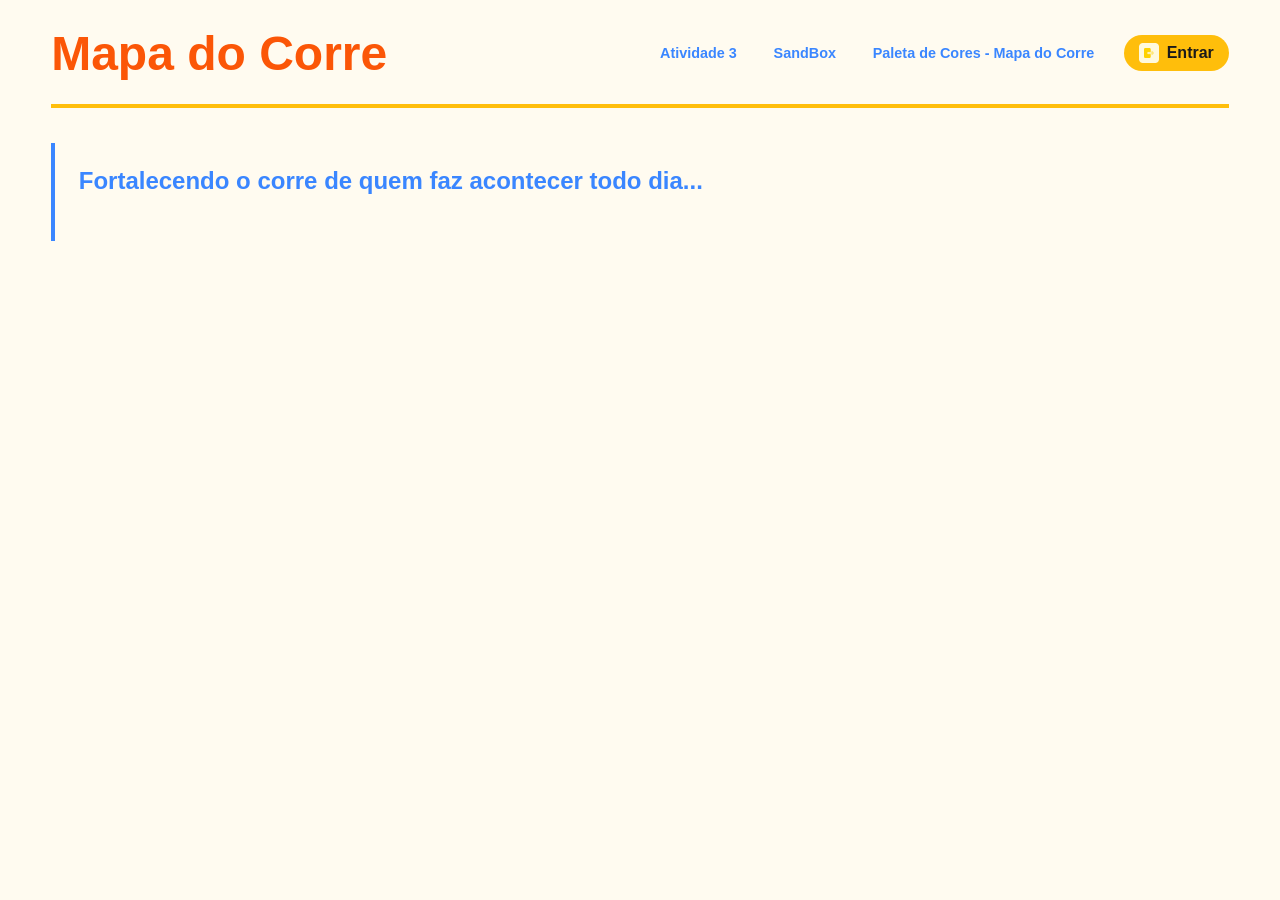
<file: index.html>
<!DOCTYPE html>
<html lang="pt_BR">
<head>
    <meta charset="UTF-8">
    <meta name="viewport" content="width=device-width, initial-scale=1.0">
    <title>Mapa do Corre</title>
    <link rel="icon" href="assets/img/favicon.png" type="image/png">
    <link rel="stylesheet" href="assets/css/style.css">
</head>
<body>
    <header>
        <h1>Mapa do Corre</h1>
        <div class="header-right">
            <nav id="menu">
                <ul>
                    <li><a target="_blank" href="http://127.0.0.1:5500/atividade-3.html" hreflang="pt_BR">
                    Atividade 3</a></li>
                    <li><a target="_blank" href="sandbox.html"> SandBox</a></li>
                    <li><a target="_blank" href="atividade-5.html">Paleta de Cores - Mapa do Corre</a></li>
                </ul>
            </nav>

            <a target="_blank" href="usuario/login/login.html" class="btn-login">
                <img src="/assets/img/entrar.png" alt="Login">
                <span>Entrar</span>
            </a>
        </div>
    </header>
    <section>
        <h2>Fortalecendo o corre de quem faz acontecer todo dia...</h2>
    </section>
</body>
</html>
</file>
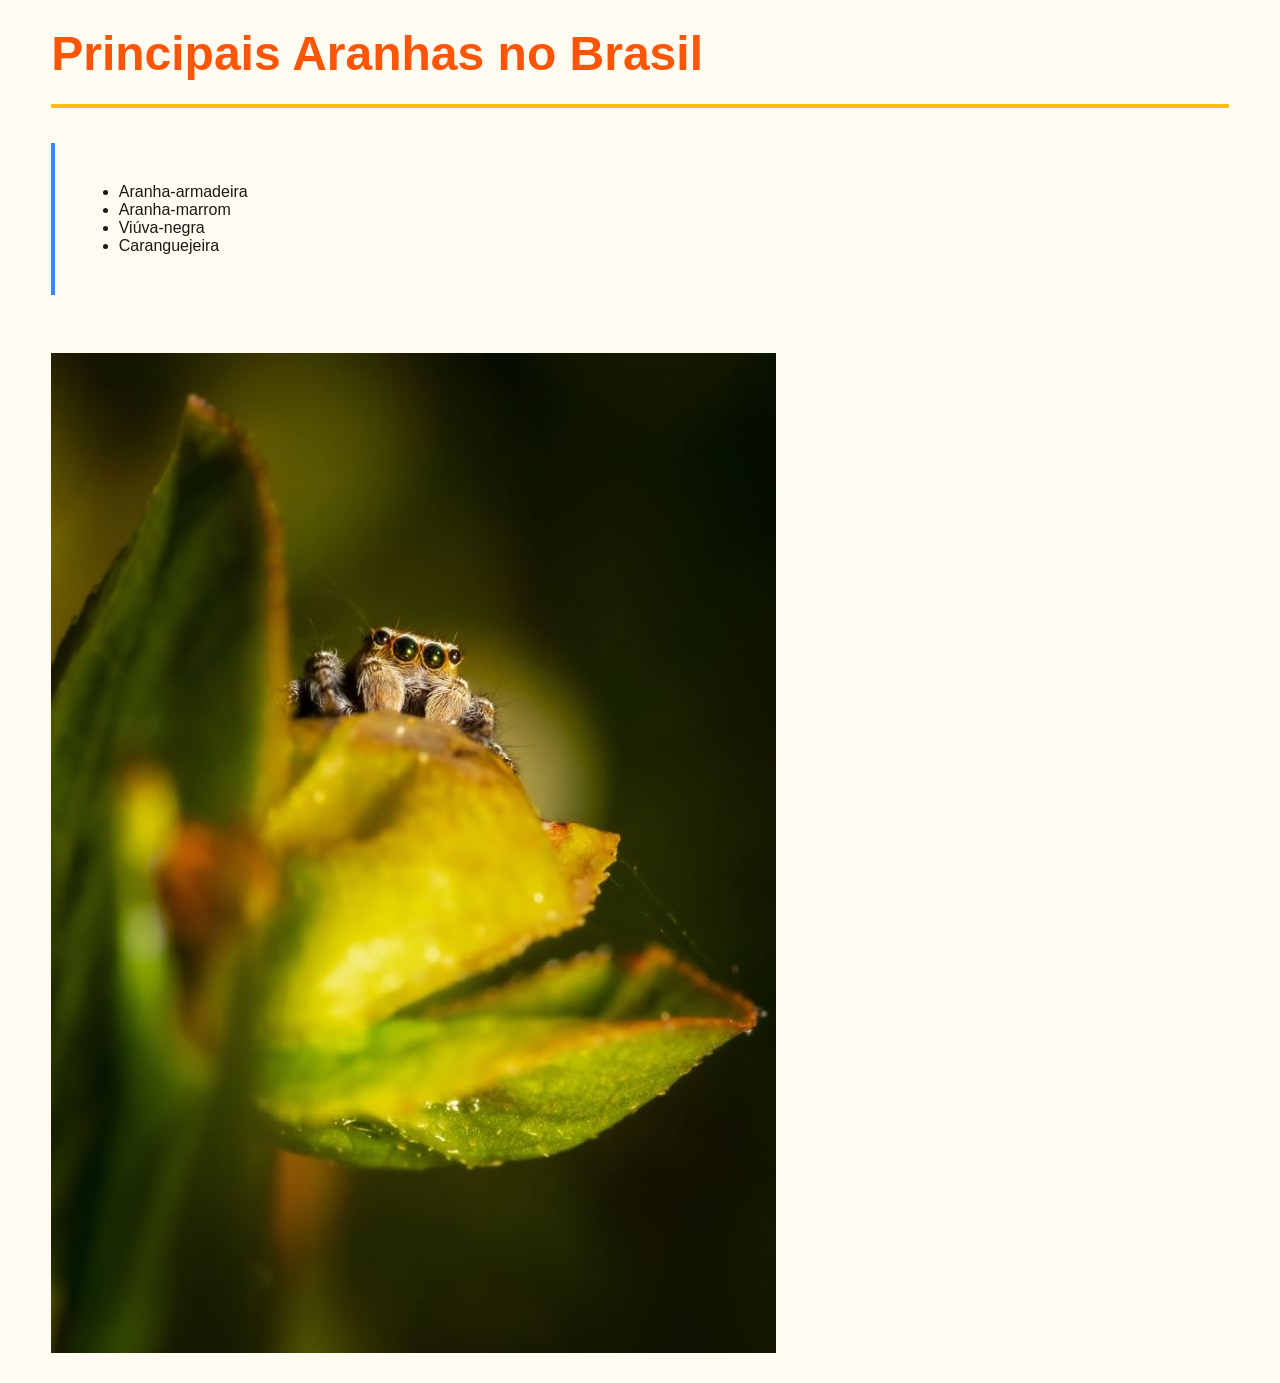
<file: atividade-3.html>
<!DOCTYPE html>
<html lang="en">
<head>
    <meta charset="UTF-8">
    <meta name="viewport" content="width=device-width, initial-scale=1.0">
    <title>Atividade 3</title>
    <link rel="icon" href="assets/img/favicon.png" type="image/png">
    <link rel="stylesheet" href="assets/css/style.css">
</head>
<body>
    <header>
        <h1>Principais Aranhas no Brasil</h1>
    </header>
    <main>
        <section>
            <ul>
                <li>Aranha-armadeira</li>
                <li>Aranha-marrom</li>
                <li>Viúva-negra</li>
                <li>Caranguejeira</li>
            </ul>
        </section>
        <picture>
            <source media="(max-width: 300px)" srcset="infraestructure/assets/images/aranha.jpg" type="image/jpeg">
            <img src="assets/img/aranha.jpg" alt="Aranha">
        </picture>
    </main>
</body>
</html>
</file>
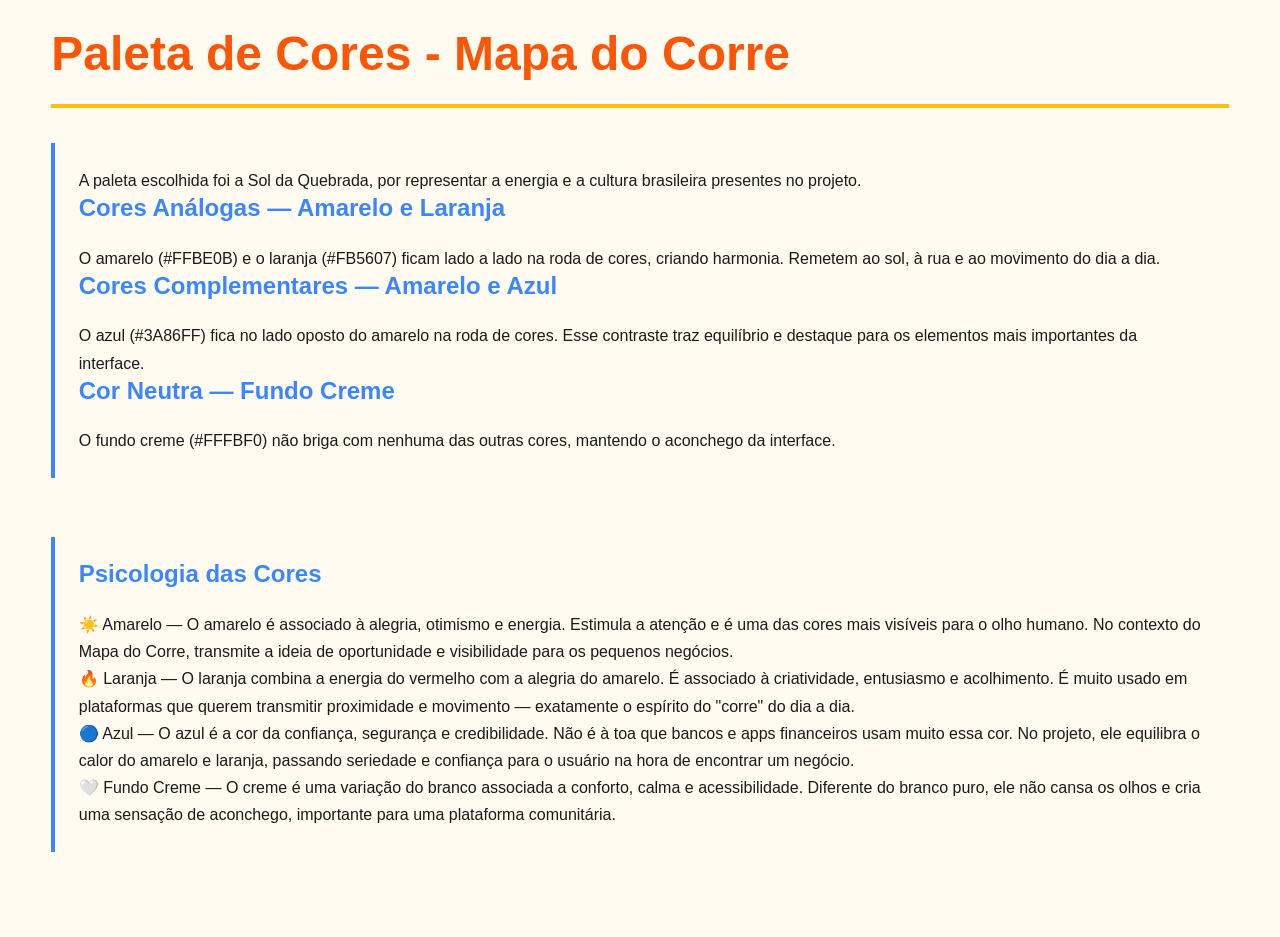
<file: atividade-5.html>
<!DOCTYPE html>
<html lang="pt_BR">
<head>
    <meta charset="UTF-8">
    <meta name="viewport" content="width=device-width, initial-scale=1.0">
    <title>Paleta de Cores - Mapa do Corre</title>
    <link rel="stylesheet" href="assets/css/style.css">
    <link rel="icon" href="assets/img/favicon.png" type="image/png">
</head>
<body>
    <header>
        <h1>Paleta de Cores - Mapa do Corre</h1>
    </header>
    <main>
        <section>
            <p>A paleta escolhida foi a Sol da Quebrada, por representar a energia e a cultura brasileira presentes no projeto.</p>

            <h2>Cores Análogas — Amarelo e Laranja</h2>
            <p>O amarelo (#FFBE0B) e o laranja (#FB5607) ficam lado a lado na roda de cores, criando harmonia. Remetem ao sol, à rua e ao movimento do dia a dia.</p>

            <h2>Cores Complementares — Amarelo e Azul</h2>
            <p>O azul (#3A86FF) fica no lado oposto do amarelo na roda de cores. Esse contraste traz equilíbrio e destaque para os elementos mais importantes da interface.</p>

            <h2>Cor Neutra — Fundo Creme</h2>
            <p>O fundo creme (#FFFBF0) não briga com nenhuma das outras cores, mantendo o aconchego da interface.</p>
        </section>
        
        <section>
            <h2>Psicologia das Cores</h2>
            <p>☀️ Amarelo —  O amarelo é associado à alegria, otimismo e energia. Estimula a atenção e é uma das cores mais visíveis para o olho humano. No contexto do Mapa do Corre, transmite a ideia de oportunidade e visibilidade para os pequenos negócios. </p>
            <p>🔥 Laranja — O laranja combina a energia do vermelho com a alegria do amarelo. É associado à criatividade, entusiasmo e acolhimento. É muito usado em plataformas que querem transmitir proximidade e movimento — exatamente o espírito do "corre" do dia a dia.</p>
            <p>🔵 Azul — O azul é a cor da confiança, segurança e credibilidade. Não é à toa que bancos e apps financeiros usam muito essa cor. No projeto, ele equilibra o calor do amarelo e laranja, passando seriedade e confiança para o usuário na hora de encontrar um negócio.</p>
            <p>🤍 Fundo Creme — O creme é uma variação do branco associada a conforto, calma e acessibilidade. Diferente do branco puro, ele não cansa os olhos e cria uma sensação de aconchego, importante para uma plataforma comunitária.</p>
        </section>
    </main>
</body>
</html>
</file>
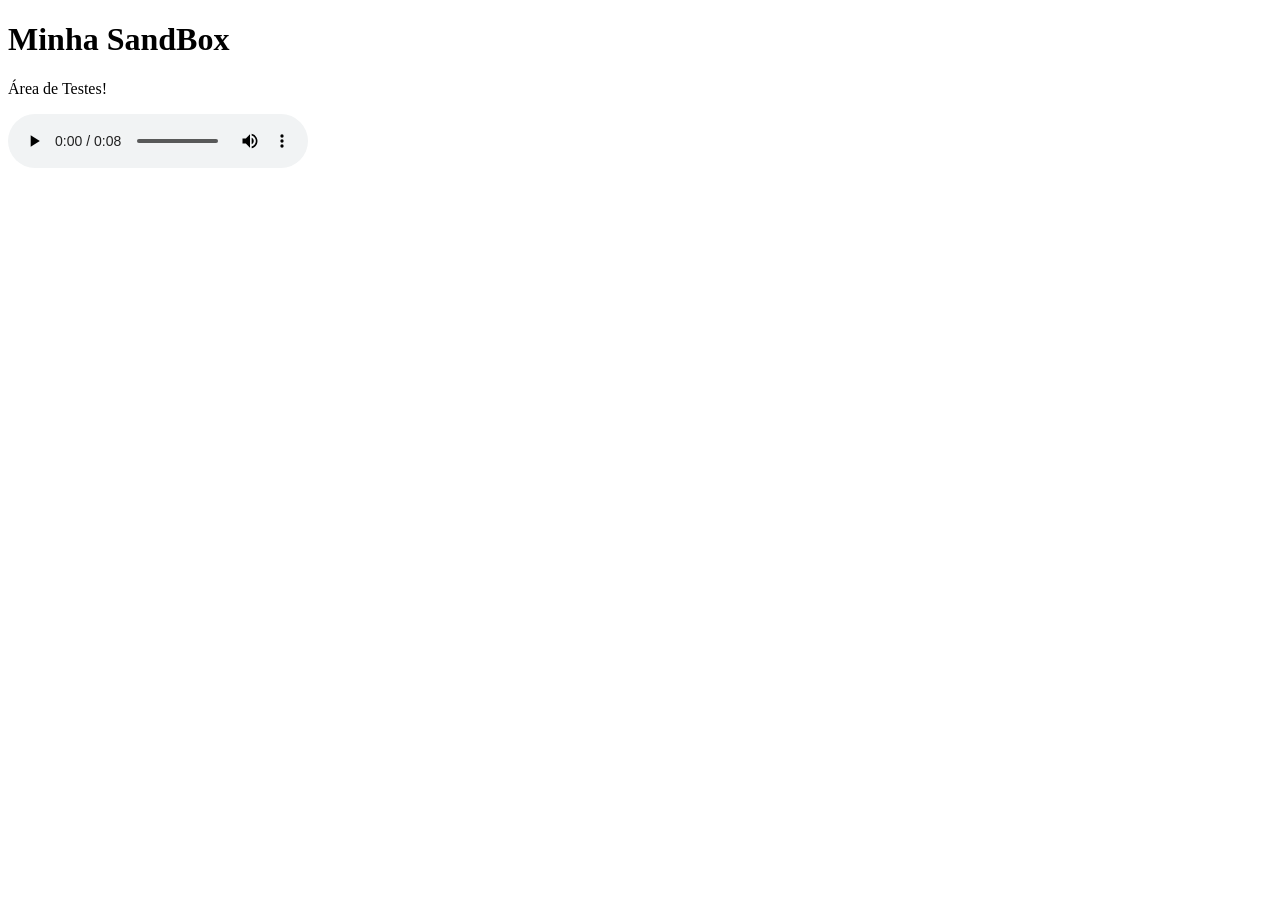
<file: sandbox.html>
<!DOCTYPE html>
<html lang="en">
<head>
    <meta charset="UTF-8">
    <meta name="viewport" content="width=device-width, initial-scale=1.0">
    <title>SandBox</title>
    <link rel="icon" href="assets/img/favicon.png" type="image/png">
</head>
<body>
    <h1>Minha SandBox</h1>
    <p>Área de Testes!</p>
    
    <audio preload="metadata" controls autoplay loop>
        <source src="assets/midia/HELLO MOTO ESTOURADO - QuickSounds.com.mp3" type="audio/mpeg">
    </audio>
    <br>
    <iframe width="560" height="315" src="https://www.youtube.com/embed/yFpoG_htum4?si=CCXeDsSn3BUHdo9B" title="YouTube video player" frameborder="0" allow="accelerometer; autoplay; clipboard-write; encrypted-media; gyroscope; picture-in-picture; web-share" referrerpolicy="strict-origin-when-cross-origin" allowfullscreen></iframe>
</body>
</html>
</file>
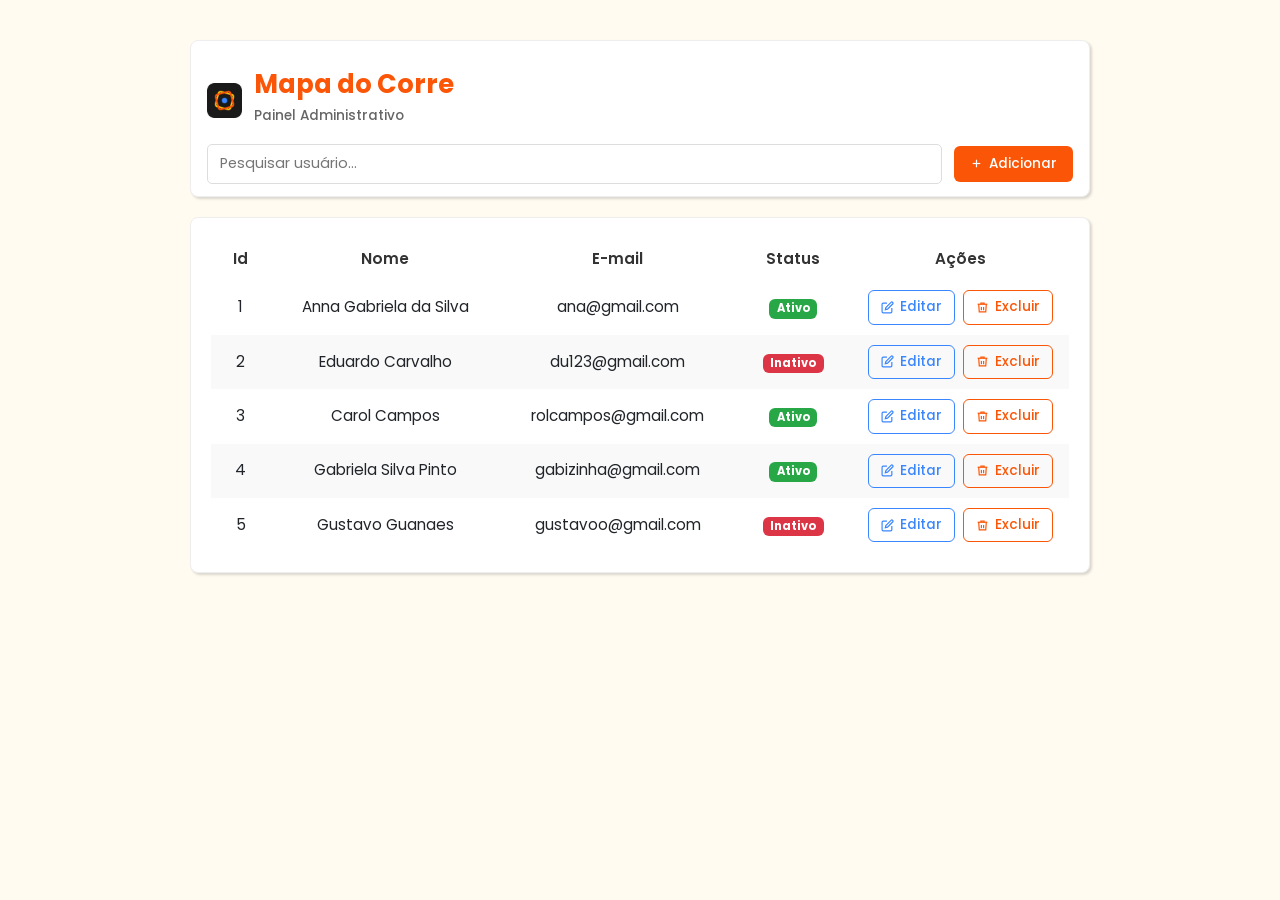
<file: usuario/dashboard/painel.html>
<!DOCTYPE html>
<html lang="pt-br">

<head>
    <meta charset="UTF-8">
    <meta name="viewport" content="width=device-width, initial-scale=1.0">
    <title>Painel Administrativo</title>
    <link rel="icon" href="/assets/img/favicon.png" type="image/png">

    <link rel="stylesheet" href="https://cdn.jsdelivr.net/npm/bootstrap@5.3.3/dist/css/bootstrap.min.css">

    <link rel="stylesheet" href="painel.css">
</head>

<body>
    <div class="wrapper">
        <header>
            <div class="header-titulo">
                <div class="logo-area">
                    <img src="/assets/img/favicon.png" alt="Logo">
                    <div class="textos">
                        <h1 class="titulo">Mapa do Corre</h1>
                        <p class="subtitulo h2">Painel Administrativo</p>
                    </div>
                </div>
            </div>
            <div class="top-bar">
                <input type="text" class="pesquisa" placeholder="Pesquisar usuário...">
                <button class="btn-adicionar">
                    <svg viewBox="0 0 24 24" fill="none" stroke="currentColor" stroke-width="2.2" width="14"
                        height="14">
                        <line x1="12" y1="5" x2="12" y2="19" />
                        <line x1="5" y1="12" x2="19" y2="12" />
                    </svg>
                    Adicionar
                </button>
            </div>
        </header>
        <main>
            <div class="container">
                <table>
                    <thead class="table-dark">
                        <tr>
                            <th>Id</th>
                            <th>Nome</th>
                            <th>E-mail</th>
                            <th>Status</th>
                            <th>Ações</th>
                        </tr>
                    </thead>

                    <tbody>
                        <tr>
                            <td>1</td>
                            <td>Anna Gabriela da Silva</td>
                            <td>ana@gmail.com</td>
                            <td><span class="badge bg-sucess">Ativo</span></td>

                            <td>
                                <div class="acoes">
                                    <button class="btn editar">
                                        <svg viewBox="0 0 24 24" fill="none" stroke="currentColor" stroke-width="2.2"
                                            width="13" height="13">
                                            <path d="M11 4H4a2 2 0 0 0-2 2v14a2 2 0 0 0 2 2h14a2 2 0 0 0 2-2v-7" />
                                            <path d="M18.5 2.5a2.121 2.121 0 0 1 3 3L12 15l-4 1 1-4 9.5-9.5z" />
                                        </svg>
                                        Editar
                                    </button>
                                    <button class="btn excluir">
                                        <svg viewBox="0 0 24 24" fill="none" stroke="currentColor" stroke-width="2.2"
                                            width="13" height="13">
                                            <polyline points="3 6 5 6 21 6" />
                                            <path d="M19 6l-1 14H6L5 6" />
                                            <path d="M10 11v6" />
                                            <path d="M14 11v6" />
                                            <path d="M9 6V4h6v2" />
                                        </svg>
                                        Excluir
                                    </button>
                                </div>
                            </td>
                        </tr>

                        <tr>
                            <td>2</td>
                            <td>Eduardo Carvalho</td>
                            <td>du123@gmail.com</td>
                            <td><span class="badge bg-danger">Inativo</span></td>

                            <td>
                                <div class="acoes">
                                    <button class="btn editar">
                                        <svg viewBox="0 0 24 24" fill="none" stroke="currentColor" stroke-width="2.2"
                                            width="13" height="13">
                                            <path d="M11 4H4a2 2 0 0 0-2 2v14a2 2 0 0 0 2 2h14a2 2 0 0 0 2-2v-7" />
                                            <path d="M18.5 2.5a2.121 2.121 0 0 1 3 3L12 15l-4 1 1-4 9.5-9.5z" />
                                        </svg>
                                        Editar
                                    </button>
                                    <button class="btn excluir">
                                        <svg viewBox="0 0 24 24" fill="none" stroke="currentColor" stroke-width="2.2"
                                            width="13" height="13">
                                            <polyline points="3 6 5 6 21 6" />
                                            <path d="M19 6l-1 14H6L5 6" />
                                            <path d="M10 11v6" />
                                            <path d="M14 11v6" />
                                            <path d="M9 6V4h6v2" />
                                        </svg>
                                        Excluir
                                    </button>
                                </div>
                            </td>
                        </tr>

                        <tr>
                            <td>3</td>
                            <td>Carol Campos</td>
                            <td>rolcampos@gmail.com</td>
                            <td><span class="badge bg-sucess">Ativo</span></td>

                            <td>
                                <div class="acoes">
                                    <button class="btn editar">
                                        <svg viewBox="0 0 24 24" fill="none" stroke="currentColor" stroke-width="2.2"
                                            width="13" height="13">
                                            <path d="M11 4H4a2 2 0 0 0-2 2v14a2 2 0 0 0 2 2h14a2 2 0 0 0 2-2v-7" />
                                            <path d="M18.5 2.5a2.121 2.121 0 0 1 3 3L12 15l-4 1 1-4 9.5-9.5z" />
                                        </svg>
                                        Editar
                                    </button>
                                    <button class="btn excluir">
                                        <svg viewBox="0 0 24 24" fill="none" stroke="currentColor" stroke-width="2.2"
                                            width="13" height="13">
                                            <polyline points="3 6 5 6 21 6" />
                                            <path d="M19 6l-1 14H6L5 6" />
                                            <path d="M10 11v6" />
                                            <path d="M14 11v6" />
                                            <path d="M9 6V4h6v2" />
                                        </svg>
                                        Excluir
                                    </button>
                                </div>
                            </td>
                        </tr>

                        <tr>
                            <td>4</td>
                            <td>Gabriela Silva Pinto</td>
                            <td>gabizinha@gmail.com</td>
                            <td><span class="badge bg-sucess">Ativo</span></td>

                            <td>
                                <div class="acoes">
                                    <button class="btn editar">
                                        <svg viewBox="0 0 24 24" fill="none" stroke="currentColor" stroke-width="2.2"
                                            width="13" height="13">
                                            <path d="M11 4H4a2 2 0 0 0-2 2v14a2 2 0 0 0 2 2h14a2 2 0 0 0 2-2v-7" />
                                            <path d="M18.5 2.5a2.121 2.121 0 0 1 3 3L12 15l-4 1 1-4 9.5-9.5z" />
                                        </svg>
                                        Editar
                                    </button>
                                    <button class="btn excluir">
                                        <svg viewBox="0 0 24 24" fill="none" stroke="currentColor" stroke-width="2.2"
                                            width="13" height="13">
                                            <polyline points="3 6 5 6 21 6" />
                                            <path d="M19 6l-1 14H6L5 6" />
                                            <path d="M10 11v6" />
                                            <path d="M14 11v6" />
                                            <path d="M9 6V4h6v2" />
                                        </svg>
                                        Excluir
                                    </button>
                                </div>
                            </td>
                        </tr>

                        <tr>
                            <td>5</td>
                            <td>Gustavo Guanaes</td>
                            <td>gustavoo@gmail.com</td>
                            <td><span class="badge bg-danger">Inativo</span></td>

                            <td>
                                <div class="acoes">
                                    <button class="btn editar">
                                        <svg viewBox="0 0 24 24" fill="none" stroke="currentColor" stroke-width="2.2"
                                            width="13" height="13">
                                            <path d="M11 4H4a2 2 0 0 0-2 2v14a2 2 0 0 0 2 2h14a2 2 0 0 0 2-2v-7" />
                                            <path d="M18.5 2.5a2.121 2.121 0 0 1 3 3L12 15l-4 1 1-4 9.5-9.5z" />
                                        </svg>
                                        Editar
                                    </button>
                                    <button class="btn excluir">
                                        <svg viewBox="0 0 24 24" fill="none" stroke="currentColor" stroke-width="2.2"
                                            width="13" height="13">
                                            <polyline points="3 6 5 6 21 6" />
                                            <path d="M19 6l-1 14H6L5 6" />
                                            <path d="M10 11v6" />
                                            <path d="M14 11v6" />
                                            <path d="M9 6V4h6v2" />
                                        </svg>
                                        Excluir
                                    </button>
                                </div>
                            </td>
                        </tr>
                    </tbody>
                </table>
            </div>
        </main>
    </div>
    <script src="https://cdn.jsdelivr.net/npm/bootstrap@5.3.3/dist/js/bootstrap.bundle.min.js"></script>
</body>

</html>
</file>
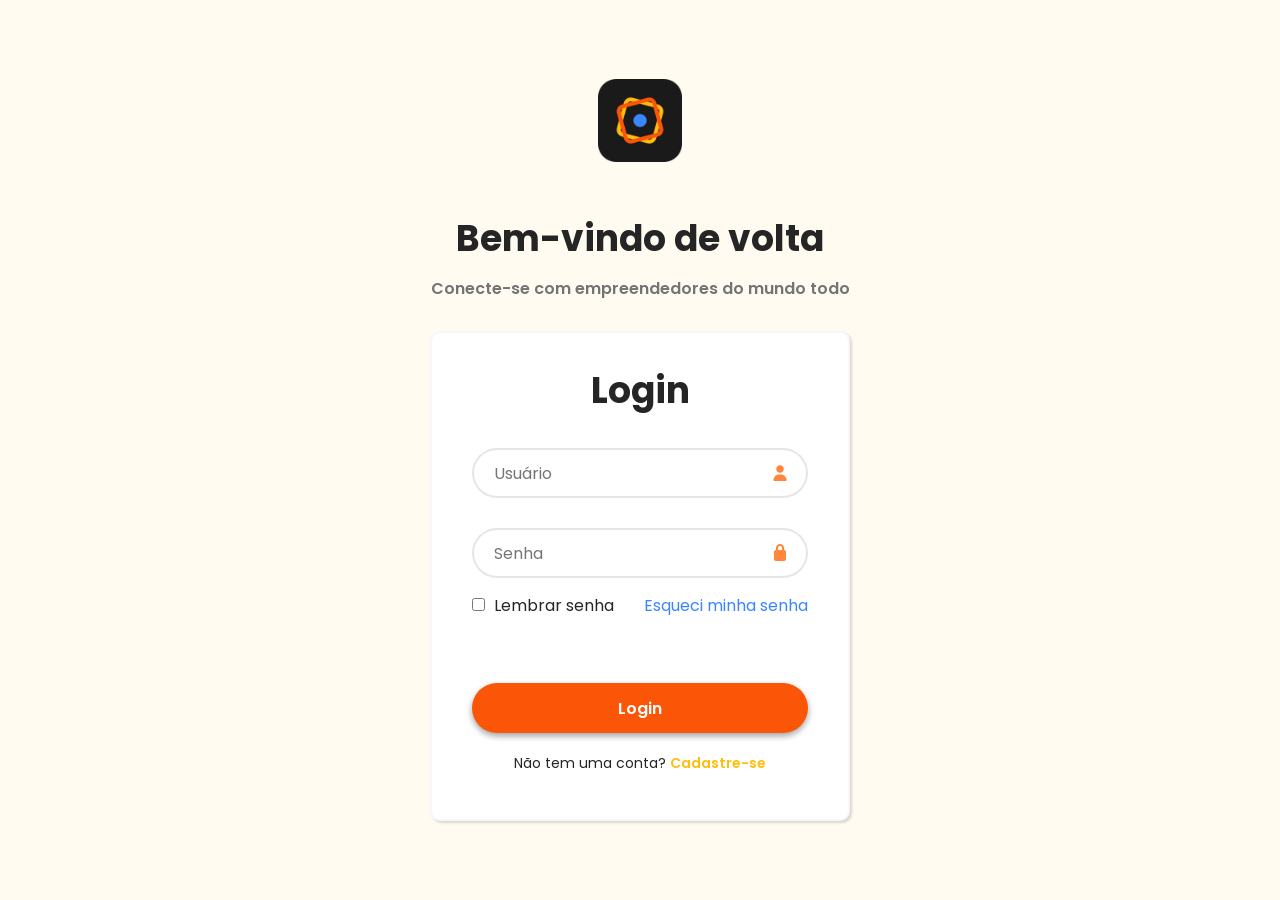
<file: usuario/login/login.html>
<!DOCTYPE html>
<html lang="pt-br">
<head>
    <meta charset="UTF-8">
    <meta name="viewport" content="width=device-width, initial-scale=1.0">
    <title>Login Usuario</title>
    <link rel="icon" href="/assets/img/favicon.png" type="image/png">
    <link rel="stylesheet" href="login.css">
</head>
<body>
    <div class="wrapper">
        <header class="apresentacao">
            <img src="/assets/img/favicon.png" alt="Logo da empresa" class="logo">

            <h1>Bem-vindo de volta</h1>
            <h2>Conecte-se com empreendedores do mundo todo</h2>
        </header>
        <main class="container">
            <form action="/usuario/dashboard/painel.html" method="get">
                <h1>Login</h1>
                <div class="input-box">
                    <input placeholder="Usuário" type="email" class="input-user" required>            
                </div>
                <div class="input-box">
                    <input placeholder="Senha" type="password" class="input-password" required minlength="8"> 
                </div>

                <div class="remember-forgot">
                    <label>
                        <input type="checkbox">
                        Lembrar senha
                    </label>
                    <a href="#">Esqueci minha senha</a>
                </div>

                <button type="submit" class="login">Login</button>

                <div class="register-link">
                    <p>Não tem uma conta? <a href="#">Cadastre-se</a></p>
                </div>
            </form>
        </main>
    </div>
</body>
</html>
</file>
<file: assets/css/style.css>
/*Define as variáveis globais que podem ser usadas em qualquer lugar do CSS*/
:root {
   --amarelo: #FFBE0B;
   --laranja: #FB5607;
   --azul: #3A86FF;
   --fundo: #FFFBF0;
   --texto: #1a1a1a;
}

.btn-login {
    display: flex;
    align-items: center;
    gap: 8px;
    background-color: var(--amarelo);
    padding: 8px 15px;
    border-radius: 20px;
    text-decoration: none;
    color: var(--texto);
    font-weight: 600;
    transition: 0.3s
}

.btn-login img {
    display: block;
    width: 20px;
    height: 20px;
}

.btn-login:hover {
    background-color: var(--laranja);
    color: #fff;
}

.header-right {
    display: flex;
    align-items: center;
    gap: 15px;
}

nav{
    display: flex; /*coloca os filhos lado a lado*/
    align-items: center;/*espaço entre os links*/
    gap: 2%; /* espaçamento proporcional entre os filhos */
}

#menu ul{
    list-style: none;/* remove as bolinhas padrão da lista */
    margin: 0;
    padding: 0;
    display: flex;
    gap: 8px;/* espaço fixo entre cada item do menu */
    align-items: center;/* alinha os itens verticalmente ao centro */
    flex-wrap: nowrap; /*impede quebra de linha*/
}

#menu ul li a{
    color: var(--azul);
    text-decoration: none;/* remove o sublinhado padrão dos links */
    padding: 0.5em 1em;
    border-radius: 6px;/* arredonda os cantos do fundo ao passar o mouse */
    font-size: 0.9rem;
    font-weight: bold;
    white-space: nowrap;/*impede quebra de linha*/
    transition: backgroud 0.2s, color 0.2s;/* animação suave ao passar o mouse */
}

/* Estiliza os links do menu quando o mouse passa por cima (hover) */
#menu ul li a:hover{
    background-color: var(--amarelo);/* fundo amarelo ao passar o mouse */
    color: var(--texto);
}

nav a {
    color: var(--azul);
    text-decoration: none;
    font-weight: bold;
}

nav a:hover {
    color: var(--laranja);
}

body {
    background-color: var(--fundo);
    color: var(--texto);/*Define a cor padrão do texto da página*/
    font-family: Arial, sans-serif;/*Define a fonte padrão da página*/
    padding: 2% 4%;/* Espaçamento interno: 40px em cima/baixo e 20px nas laterais */
    max-width: 1600px; /* Limita a largura máxima do conteúdo a 800px */
    margin: 0 auto;
}

header{
    border-bottom: 4px solid var(--amarelo);/* linha amarela embaixo do header */
    padding-bottom: 2%;
    margin-bottom: 3%;
    display: flex;
    align-items: center;
    justify-content: space-between;/* empurra o título para a esquerda e o menu para a direita */
}

h1 {
    font-size: 3rem;/*Define o tamanho da fonte 3rem = 3x o tamanho padrão*/
    color: var(--laranja);
    margin: 0;
    padding: 0;
}

section{
    margin-bottom: 5%;
    padding: 2%;
    border-left: 4px solid var(--azul);
    box-sizing: border-box;
}

h2 {
    font-size: 1.5rem;
    color: var(--azul);
    margin-top: 0;
    margin-bottom: 2%;
}

p {
    font-size: 1rem;
    line-height: 1.7;
    color: var(--texto);
    margin: 0;
}
</file>
<file: usuario/dashboard/painel.css>
@import url('https://fonts.googleapis.com/css2?family=Poppins:ital,wght@0,100;0,200;0,300;0,400;0,500;0,600;0,700;0,800;0,900;1,100;1,200;1,300;1,400;1,500;1,600;1,700;1,800;1,900&display=swap');
*{
    margin: 0;
    padding: 0;
    box-sizing: border-box;
    font-family: "Poppins", sans-serif;
}

.wrapper {
    width: 100%;
    margin: 20px 16px;
    padding: 0 10px;
    display: flex;
    flex-direction: column;
    gap: 16px;
}

header {
    width: 100%;
    background-color: #ffffff;
    border: 1px solid #eee;
    border-radius: 8px;
    box-shadow: rgba(0, 0, 0, 0.15) 1.95px 1.95px 2.6px;
    padding: 12px 16px;
}

.header-titulo {
    width: 100%;
    padding: 16px 16px 12px 16px;
    background-color: #fff;
}

.titulo {
    font-size: 1.6rem;
    font-weight: 700;
    color: #FB5607;
    line-height: 1.2;
}

.subtitulo {
    font-size: 0.85rem;
    color: #666;
}

.top-bar {
    display: flex;
    flex-direction: column;
    gap: 10px;
    width: 100%;
}

.container {
    width: 100%;
    background-color: #ffffff;
    border: 1px solid #eee;
    border-radius: 8px;
    box-shadow: rgba(0, 0, 0, 0.15) 1.95px 1.95px 2.6px;
    padding: 12px 8px;
    overflow-x: auto;
}

body {
    min-height: 100vh;
    width: 100%;
    background: #FFFBF0;
    display: flex;
    flex-direction: column;
    align-items: center;
}

table {
    width: 100%;
    border-collapse: collapse;
    table-layout: fixed;
}

th, td {
    padding: 6px 4px;
    text-align: center;
    white-space: nowrap;
    overflow: hidden;
    text-overflow: ellipsis;
    font-size: 0.7rem;

}

th {
    font-weight: 600;
    color: #333;
}

/*limita o tamanho das colunas*/
td:nth-child(1) {
    width: 10%;
}

td:nth-child(2) {
    width: 35%;
}

td:nth-child(3) {
    width: 35%;
}

td:nth-child(4) {
    width: 20%;
}

tr:nth-child(even) {
    background-color: #f9f9f9;
}

caption {
    font-size: 1.5rem;
    font-weight: 700;
    text-transform: uppercase;
    padding-bottom: 10px;
    border-bottom: 2px solid rgba(255, 255, 255, 0.4);
    width: 100%;
    text-align: center;
}

.acoes {
    display: flex;
    gap: 4px;
    justify-content: center;
}

.btn {
    display: inline-flex;
    align-items: center;
    gap: 4px;
    border-radius: 6px;
    padding: 4px;
    font-size: 0;
    font-weight: 500;
    cursor: pointer;
    transition: transform 0.1s, background-color 0.2s, color 0.2s;
}

.btn:active {
    transform: scale(0.95);
}

.btn svg {
    width: 14px;
    height: 14px;
}


.editar {
    background: transparent;
    color: #3A86FF;
    border: 1px solid #3A86FF;
}

.editar:hover {
    background: #3A86FF;
    color: #fff;
}

.excluir {
    background: transparent;
    color: #FB5607;
    border: 1px solid #FB5607;
}

.excluir:hover {
    background: #FB5607;
    color: #fff;
}

.pesquisa {
    width: 100%;
    padding: 8px 12px;
    border-radius: 5px;
    border: 1px solid #ddd;
    background-color: #fff;
    font-size: 0.9rem;
    outline: none;
}

.pesquisa:focus {
    border-color: #FB5607;
}

.btn-adicionar {
    display: inline-flex;
    align-items: center;
    justify-content: center;
    gap: 6px;
    border: none;
    width: 100%;
    border-radius: 6px;
    padding: 8px 16px;
    background-color: #FB5607;
    color: #fff;
    font-size: 0.85rem;
    font-weight: 500;
    cursor: pointer;
    transition: background-color 0.2s;
}

.btn-adicionar:hover {
    background-color: #e14e05;
}

.btn-adicionar svg {
    width: 13px;
    height: 13px;
    flex-shrink: 0;
}

.logo-area {
    display: flex;
    align-items: center; 
    gap: 12px;
}

.logo-area img {
    width: 35px;
    height: 35px;
}

.textos {
    display: flex;
    flex-direction: column;
}

.badge.bg-sucess {
    background-color: #28a746 !important;
}

@media (min-width: 1025px) {
 
    .header-titulo {
        padding: 16px calc(50% - 450px) 12px calc(50% - 450px);
    }
 
    .wrapper {
        max-width: 900px;
        margin: 40px auto;
        padding: 0;
        gap: 20px;
    }
 
    /* pesquisa e botão lado a lado */
    .top-bar {
        flex-direction: row;
        align-items: center;
        gap: 12px;
    }
 
    .pesquisa {
        flex: 1;
        width: auto;
    }
 
    .btn-adicionar {
        width: auto;
        white-space: nowrap;
        flex-shrink: 0;
    }
 
    /* tabela */
    table {
        table-layout: auto;
    }
 
    th, td {
        padding: 10px 16px;
        font-size: 0.95rem;
    }
 
    th:nth-child(1),
    th:nth-child(2),
    th:nth-child(3),
    th:nth-child(4) {
        width: auto;
    }
 
    /* botões editar/excluir com texto */
    .btn {
        font-size: 0.85rem;
        padding: 6px 12px;
        gap: 6px;
    }
 
    .btn svg {
        width: 13px;
        height: 13px;
    }
 
    .acoes {
        gap: 8px;
    }
 
    .container {
        padding: 20px;
    }
}

@media (min-width: 601px) and (max-width: 1024px) {
    .header-titulo {
        padding: 16px calc(50% - 450px) 12px calc(50% - 450px);
    }
 
    .wrapper {
        max-width: 680px;
        margin: 40px auto;
        padding: 0;
        gap: 20px;
    }
 
    .btn-adicionar {
        width: auto;
        white-space: nowrap;
        flex-shrink: 0;
    }
 
    /* tabela */
    table {
        table-layout: auto;
    }
 
    th, td {
        padding: 10px 16px;
        font-size: 0.95rem;
    }
 
    th:nth-child(1),
    th:nth-child(2),
    th:nth-child(3),
    th:nth-child(4) {
        width: auto;
    }
 
    /* botões editar/excluir com texto */
    .btn {
        font-size: 0.85rem;
        padding: 6px 12px;
        gap: 6px;
    }
 
    .btn svg {
        width: 13px;
        height: 13px;
    }
 
    .acoes {
        gap: 8px;
    }
 
    .container {
        padding: 10px;
    }
}
</file>
<file: usuario/login/login.css>
@import url('https://fonts.googleapis.com/css2?family=Poppins:ital,wght@0,100;0,200;0,300;0,400;0,500;0,600;0,700;0,800;0,900;1,100;1,200;1,300;1,400;1,500;1,600;1,700;1,800;1,900&display=swap');
*{
    margin: 0;
    padding: 0;
    box-sizing: border-box;
    font-family: "Poppins", sans-serif;
}

.wrapper {
    display: flex;
    flex-direction: column;
    align-items: center;
    justify-content: center;
    gap: 30px;
}

.apresentacao {
    text-align: center;
}

.logo {
    width: 20%;
    margin-bottom: 10%;
}

.apresentacao h1 {
    font-size: 36px;
    font-weight: 700;
    color: #252525;
}

.apresentacao h2 {
    font-size: 16px;
    color: #747474;
    margin-top: 10px;
    font-weight: 600;
}

body {
    display: flex;
    justify-content: center;
    align-items: center;
    min-height: 100vh; /*obriga o body ocupar toda a tela*/
    width: 100%;
    background: #FFFBF0;
}

.container {
    width: 420px;
    background-color: #fff;
    border: 2px solid rgba(54, 54, 54, 0.039);
    border-radius: 10px;
    color: #252525;
    padding: 30px 40px; 
    box-shadow: rgba(0, 0, 0, 0.15) 1.95px 1.95px 2.6px;
}

.container h1{
    font-size: 36px;
    text-align: center;
}

.input-box{
    position: relative;
    width: 100%;
    height: 50px;
    margin: 30px 0;
}

.input-box input{
    width: 100%;
    height: 100%;
    background-color: transparent;
    border: 2px solid rgba(0, 0, 0, 0.103);
    border-radius: 40px;
    outline: none;
    font-size: 16px;
    color: #252525;
    padding: 20px 45px 20px 20px;
}

.input-user {
    background-image: url('/assets/img/img-user.png');
    background-repeat: no-repeat;
    background-position: 95% center;
    background-size: 20px 20px; /* tamanho do ícone */
    padding-left: 40px; /* empurra o texto para não sobrepor o ícone */
}

.input-password {
    background-image: url('/assets/img/password-icon.png');
    background-repeat: no-repeat;
    background-position: 95% center;
    background-size: 20px 20px; /* tamanho do ícone */
    padding-left: 40px; /* empurra o texto para não sobrepor o ícone */
}

.remember-forgot{
    display: flex;
    justify-content: space-between;
    margin: -15px 0 15px;
}

.remember-forgot label input{
    accent-color: #FB5607;
    margin-right: 5px;
}

.remember-forgot a {
    text-decoration: none;
    color: #3A86FF;
}

.remember-forgot a:hover {
    text-decoration: underline;
}

.login {
    width: 100%;
    height: 50px;
    background-color: #FB5607;
    border: none;
    border-radius: 40px;
    cursor: pointer;
    font-size: 16px;
    color: #fff;
    font-weight: 600;
    box-shadow: rgba(0, 0, 0, 0.16) 0px 3px 6px, rgba(0, 0, 0, 0.23) 0px 3px 6px;
    margin-top: 50px;
}

.login:hover{
    background-color: #fe661f;
    border: 2px solid rgba(0, 0, 0, 0.103);
}

.register-link {
    font-size: 14px;
    text-align: center;
    margin: 20px 0 15px;
}

.register-link a {
    text-decoration: none;
    color: #FFBE0B;
    font-weight: 600;
}

.register-link a:hover {
   text-decoration: underline; 
}
</file>
